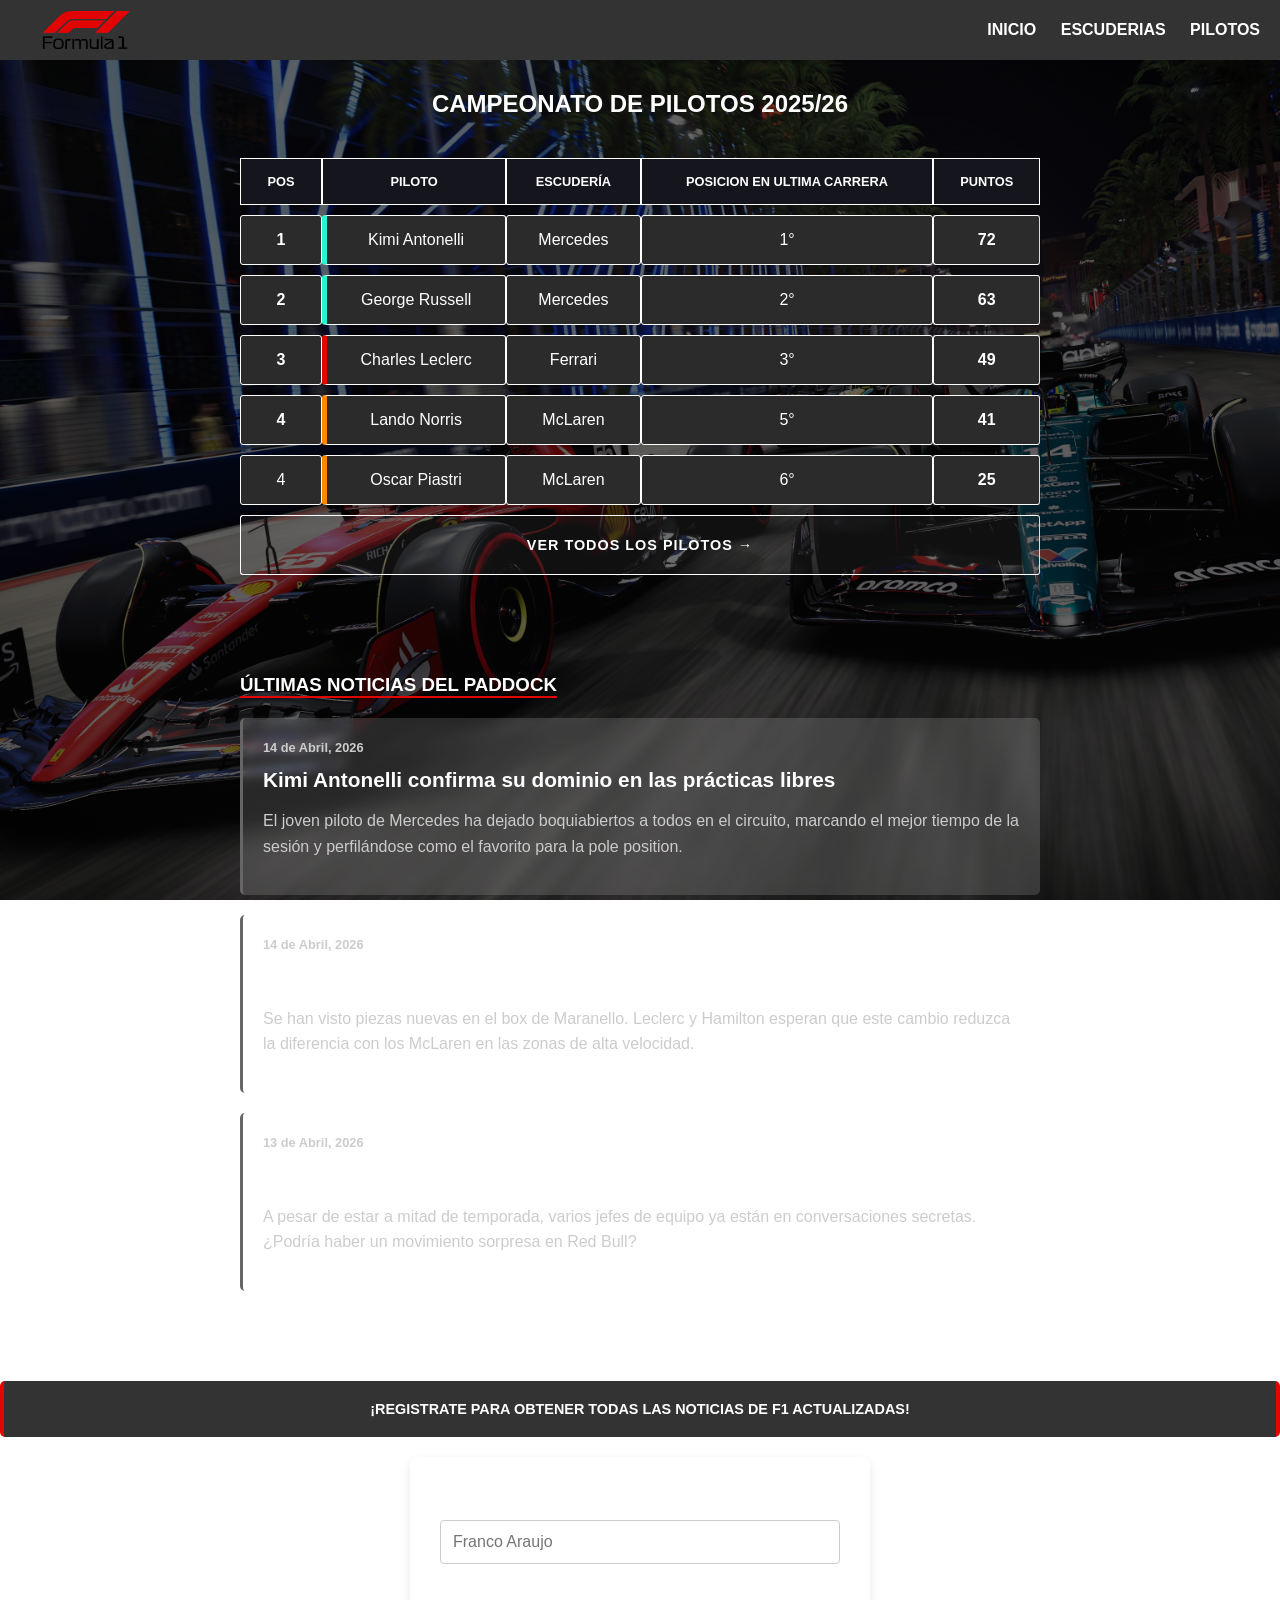
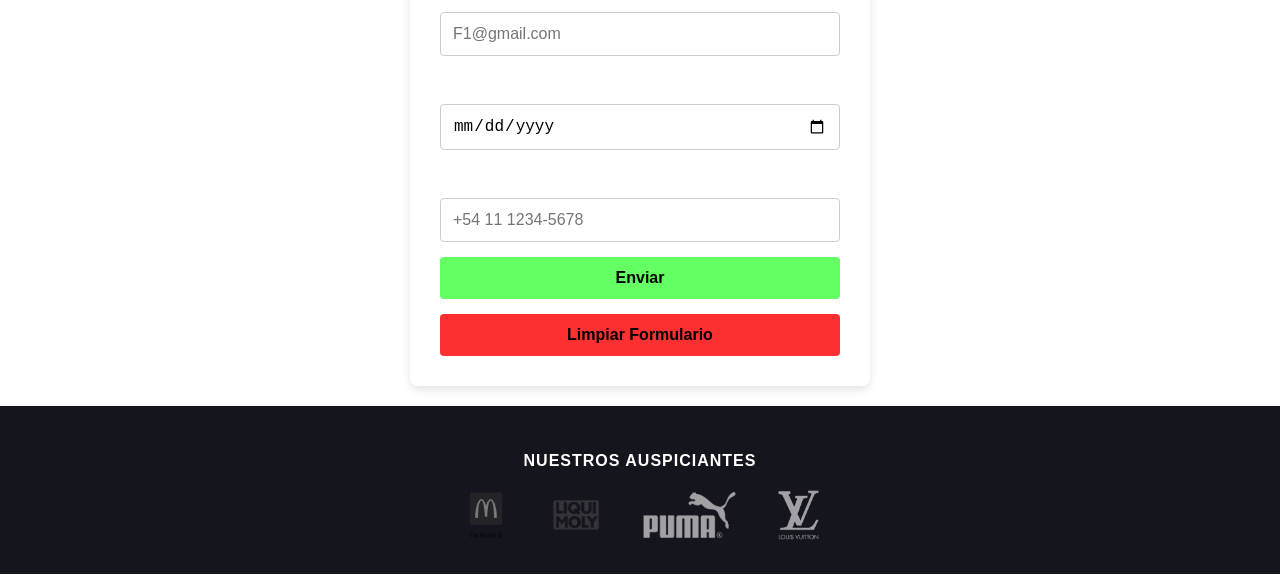
<file: index.html>
<!doctype html>
<html lang="es"> <head>
    <title>Formula 1</title>
    <meta charset="utf-8" />
    <meta name="viewport" content="width=device-width, initial-scale=1" />
    <link rel="stylesheet" href="./CSS/style.css" />
  </head>
  <body> 
    <header class="navbarx"> 
      <h1><a href="./index.html"><img src="./img/F1_logo_mini.webp" alt="Logo Formula 1"></a></h1>
      <nav class="topnav">
        <a href="index.html">Inicio</a>
        <a href="escuderias.html">Escuderias</a>
        <a href="pilotos.html">Pilotos</a>
      </nav>
    </header>

    <div class="content">
  <h2 class="table-title">Campeonato de Pilotos 2025/26</h2>
  <table class="f1-table">
    <thead>
      <tr>
        <th>Pos</th>
        <th>Piloto</th>
        <th>Escudería</th>
        <th>Posicion en ultima carrera</th>
        <th>Puntos</th>
      </tr>
    </thead>
    <tbody>
      <tr >
        <td class="pos">1</td>
        <td class="mercedes-tabla">Kimi Antonelli</td>
        <td>Mercedes</td>
        <td>1°</td>
        <td class="pts">72</td>
      </tr>
      <tr >
        <td class="pos">2</td>
        <td class="mercedes-tabla">George Russell</td>
        <td>Mercedes</td>
        <td>2°</td>
        <td class="pts">63</td>
      </tr>
      <tr >
        <td class="pos">3</td>
        <td class="ferrari-tabla">Charles Leclerc</td>
        <td>Ferrari</td>
        <td>3°</td>
        <td class="pts">49</td>
      </tr>
      <tr >
        <td class="pos">4</td>
        <td class="mclaren-tabla">Lando Norris</td>
        <td>McLaren</td>
        <td>5°</td>
        <td class="pts">41</td>
      </tr>
      <tr >
        <td>4</td>
        <td class="mclaren-tabla">Oscar Piastri</td>
        <td>McLaren</td>
        <td>6°</td>
        <td class="pts">25</td>
      </tr>
      
    <tr class="view-more-row">
        <td colspan="5">
          <a href="pilotos.html" class="view-more-link">Ver todos los pilotos →</a>
        </td>
      </tr>
    </tbody>
  </table>
</div>
<section class="news-section">
    <h3>Últimas Noticias del Paddock</h3>
    
    <article class="news-card">
        <p class="news-date">14 de Abril, 2026</p>
        <h4>Kimi Antonelli confirma su dominio en las prácticas libres</h4>
        <p>El joven piloto de Mercedes ha dejado boquiabiertos a todos en el circuito, marcando el mejor tiempo de la sesión y perfilándose como el favorito para la pole position.</p>
    </article>

    <article class="news-card">
        <p class="news-date">14 de Abril, 2026</p>
        <h4>Rumores en Ferrari: ¿Nuevas mejoras en el fondo plano?</h4>
        <p>Se han visto piezas nuevas en el box de Maranello. Leclerc y Hamilton esperan que este cambio reduzca la diferencia con los McLaren en las zonas de alta velocidad.</p>
    </article>

    <article class="news-card">
        <p class="news-date">13 de Abril, 2026</p>
        <h4>El mercado de pases se enciende para 2027</h4>
        <p>A pesar de estar a mitad de temporada, varios jefes de equipo ya están en conversaciones secretas. ¿Podría haber un movimiento sorpresa en Red Bull?</p>
    </article>
</section>

    <div class="content">
      <p>¡Registrate para obtener todas las noticias de F1 actualizadas!</p>

      <form>
        <label for="newsletter">Nombre</label>
        <input type="text" placeholder="Franco Araujo" required name="Nombre" minlength="3">
        <label for="Email">Correo Electrónico</label>
        <input type="email" placeholder="F1@gmail.com" required name="Email">
        <label for="newsletter">Fecha de nacimiento</label>
        <input type="date" name="Fecha">
        <label for="phone">Número de teléfono</label>
        <input type="text" placeholder="+54 11 1234-5678" name="Teléfono">
        <input type="submit" value="Enviar">
        <input type="reset" value="Limpiar Formulario">
      </form>
    </div>
</body>
    <footer class="footer"> 
  <p>Nuestros auspiciantes</p>
  <div class="sponsors-container"> <a href="https://www.mcdonalds.com" target="_blank" class="sponsor-link">
      <img src="./img/mcdonalds-logo-png_seeklogo-514642.webp" alt="Logo MC DONALDS" class="sponsor-logo">
    </a>

    <a href="https://www.liqui-moly.com" target="_blank" class="sponsor-link">
      <img src="./img/liqui-moly-logo.webp" alt="Logo LIQUI MOLY" class="sponsor-logo">
    </a>

    <a href="https://www.puma.com" target="_blank" class="sponsor-link">
      <img src="./img/puma-logo-png.webp" alt="Logo PUMA" class="sponsor-logo">
    </a>

    <a href="https://la.louisvuitton.com/" target="_blank" class="sponsor-link">
      <img src="./img/Louis-Vuitton-Logo-PNG.webp" alt="Logo LOUIS VUITTON" class="sponsor-logo">
    </a>
    
    
  </div>
</footer>
  
</html>
</file>
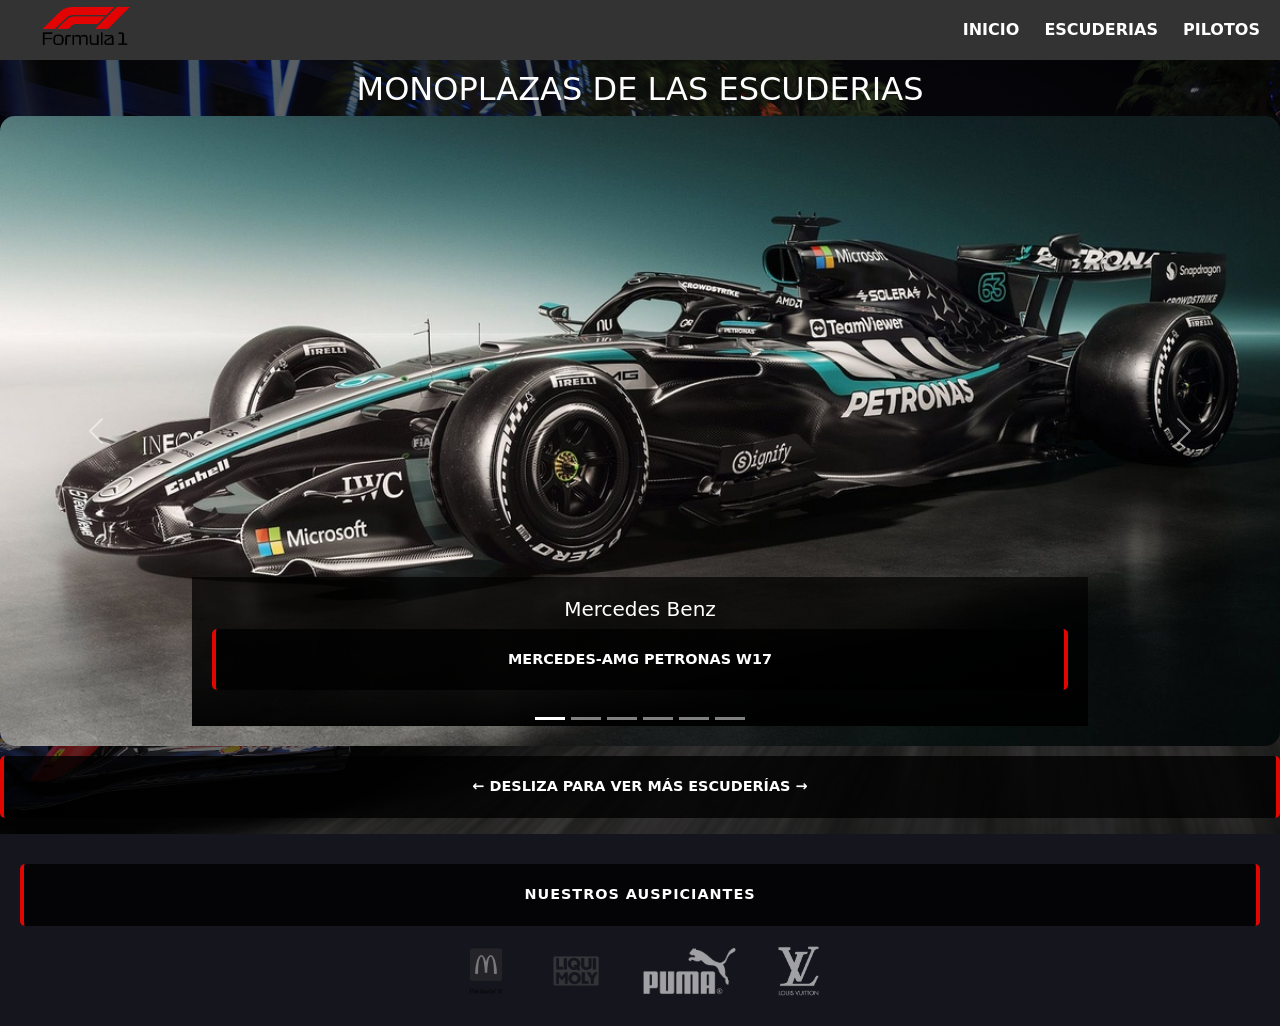
<file: escuderias.html>
<!doctype html>
<html lang="es">
  <head>
    <title>Formula 1</title>
    <meta charset="utf-8" />
    <meta name="viewport" content="width=device-width, initial-scale=1" />
    <link rel="stylesheet" href="./CSS/style.css" />
    <link rel="stylesheet" href="https://cdn.jsdelivr.net/npm/bootstrap@5.3.8/dist/css/bootstrap.min.css"/>
  </head>
  <body alt="Logo Formula 1">
    <header class="navbarx">
      <h1>
        <a href="./index.html"
          ><img src="./img/F1_logo_mini.webp" alt="Logo Formula 1"
        /></a>
      </h1>
      <nav class="topnav">  
        <a href="index.html">Inicio</a>
        <a href="escuderias.html">Escuderias</a>
        <a href="pilotos.html">Pilotos</a>
      </nav>
    </header>
    <body class="content">
      <h1 class="section-title">Monoplazas de las escuderias</h1>


      <div id="carouselExampleCaptions" class="carousel slide">
  <div class="carousel-indicators">
    <button type="button" data-bs-target="#carouselExampleCaptions" data-bs-slide-to="0" class="active" aria-current="true" aria-label="Slide 1"></button>
    <button type="button" data-bs-target="#carouselExampleCaptions" data-bs-slide-to="1" aria-label="Slide 2"></button>
    <button type="button" data-bs-target="#carouselExampleCaptions" data-bs-slide-to="2" aria-label="Slide 3"></button>
    <button type="button" data-bs-target="#carouselExampleCaptions" data-bs-slide-to="3" aria-label="Slide 4"></button>
    <button type="button" data-bs-target="#carouselExampleCaptions" data-bs-slide-to="4" aria-label="Slide 5"></button>
    <button type="button" data-bs-target="#carouselExampleCaptions" data-bs-slide-to="5" aria-label="Slide 6"></button>
  </div>
  <div class="carousel-inner">
    <div class="carousel-item active">
      <img src="./img/monoplaza_mercedes.avif" class="d-block w-100" alt="Mercedes-AMG Petronas W17">
      <div class="carousel-caption d-none d-md-block">
        <h5>Mercedes Benz</h5>
        <p>Mercedes-AMG Petronas W17</p>
      </div>
    </div>
    <div class="carousel-item">
      <img src="./img/red-bull.webp" class="d-block w-100" alt="Red Bull Racing RB19">
      <div class="carousel-caption d-none d-md-block">
        <h5>Red Bull</h5>
        <p>Red Bull Racing RB19</p>
      </div>
    </div>
    <div class="carousel-item">
      <img src="./img/cadillac.png" class="d-block w-100" alt="Cadillac F1 Team C7">
      <div class="carousel-caption d-none d-md-block">
        <h5>Cadillac</h5>
        <p>Cadillac F1 Team C7</p>
      </div>
    </div>
    <div class="carousel-item">
      <img src="./img/Gemini_Generated_Image_rrp50errp50errp5 (1).png" class="d-block w-100" alt="Alpine F1 Team A526">
      <div class="carousel-caption d-none d-md-block">
        <h5>Alpine</h5>
        <p>Alpine F1 Team A526</p>
      </div>
    </div>
    <div class="carousel-item">
      <img src="./img/mclaren.png" class="d-block w-100" alt="McLaren F1 Team MCL40">
      <div class="carousel-caption d-none d-md-block">
        <h5>McLaren</h5>
        <p>McLaren F1 Team MCL40</p>
      </div>
    </div>
    <div class="carousel-item">
      <img src="./img/ferrari-monoplaza.png" class="d-block w-100" alt="Ferrari F1 Team SF70H">
      <div class="carousel-caption d-none d-md-block">
        <h5>Ferrari</h5>
        <p>Ferrari F1 Team SF70H</p>
      </div>
    </div>
  </div>
  <button class="carousel-control-prev" type="button" data-bs-target="#carouselExampleCaptions" data-bs-slide="prev">
    <span class="carousel-control-prev-icon" aria-hidden="true"></span>
    <span class="visually-hidden">Previous</span>
  </button>
  <button class="carousel-control-next" type="button" data-bs-target="#carouselExampleCaptions" data-bs-slide="next">
    <span class="carousel-control-next-icon" aria-hidden="true"></span>
    <span class="visually-hidden">Next</span>
  </button>
</div>
<p class="instruction">← Desliza para ver más escuderías →</p>

      
      <script src="https://cdn.jsdelivr.net/npm/bootstrap@5.3.8/dist/js/bootstrap.bundle.min.js"></script>
    </body>
    <footer class="footer">
      <p>Nuestros auspiciantes</p>
      <div class="sponsors-container">
        <a
          href="https://www.mcdonalds.com"
          target="_blank"
          class="sponsor-link"
        >
          <img
            src="./img/mcdonalds-logo-png_seeklogo-514642.webp"
            alt="Logo MC DONALDS"
            class="sponsor-logo"
          />
        </a>

        <a
          href="https://www.liqui-moly.com"
          target="_blank"
          class="sponsor-link"
        >
          <img
            src="./img/liqui-moly-logo.webp"
            alt="Logo LIQUI MOLY"
            class="sponsor-logo"
          />
        </a>

        <a href="https://www.puma.com" target="_blank" class="sponsor-link">
          <img
            src="./img/puma-logo-png.webp"
            alt="Logo PUMA"
            class="sponsor-logo"
          />
        </a>

        <a
          href="https://la.louisvuitton.com/"
          target="_blank"
          class="sponsor-link"
        >
          <img
            src="./img/Louis-Vuitton-Logo-PNG.webp"
            alt="Logo LOUIS VUITTON"
            class="sponsor-logo"
          />
        </a>
      </div>
    </footer>
  </body>
</html>
</file>
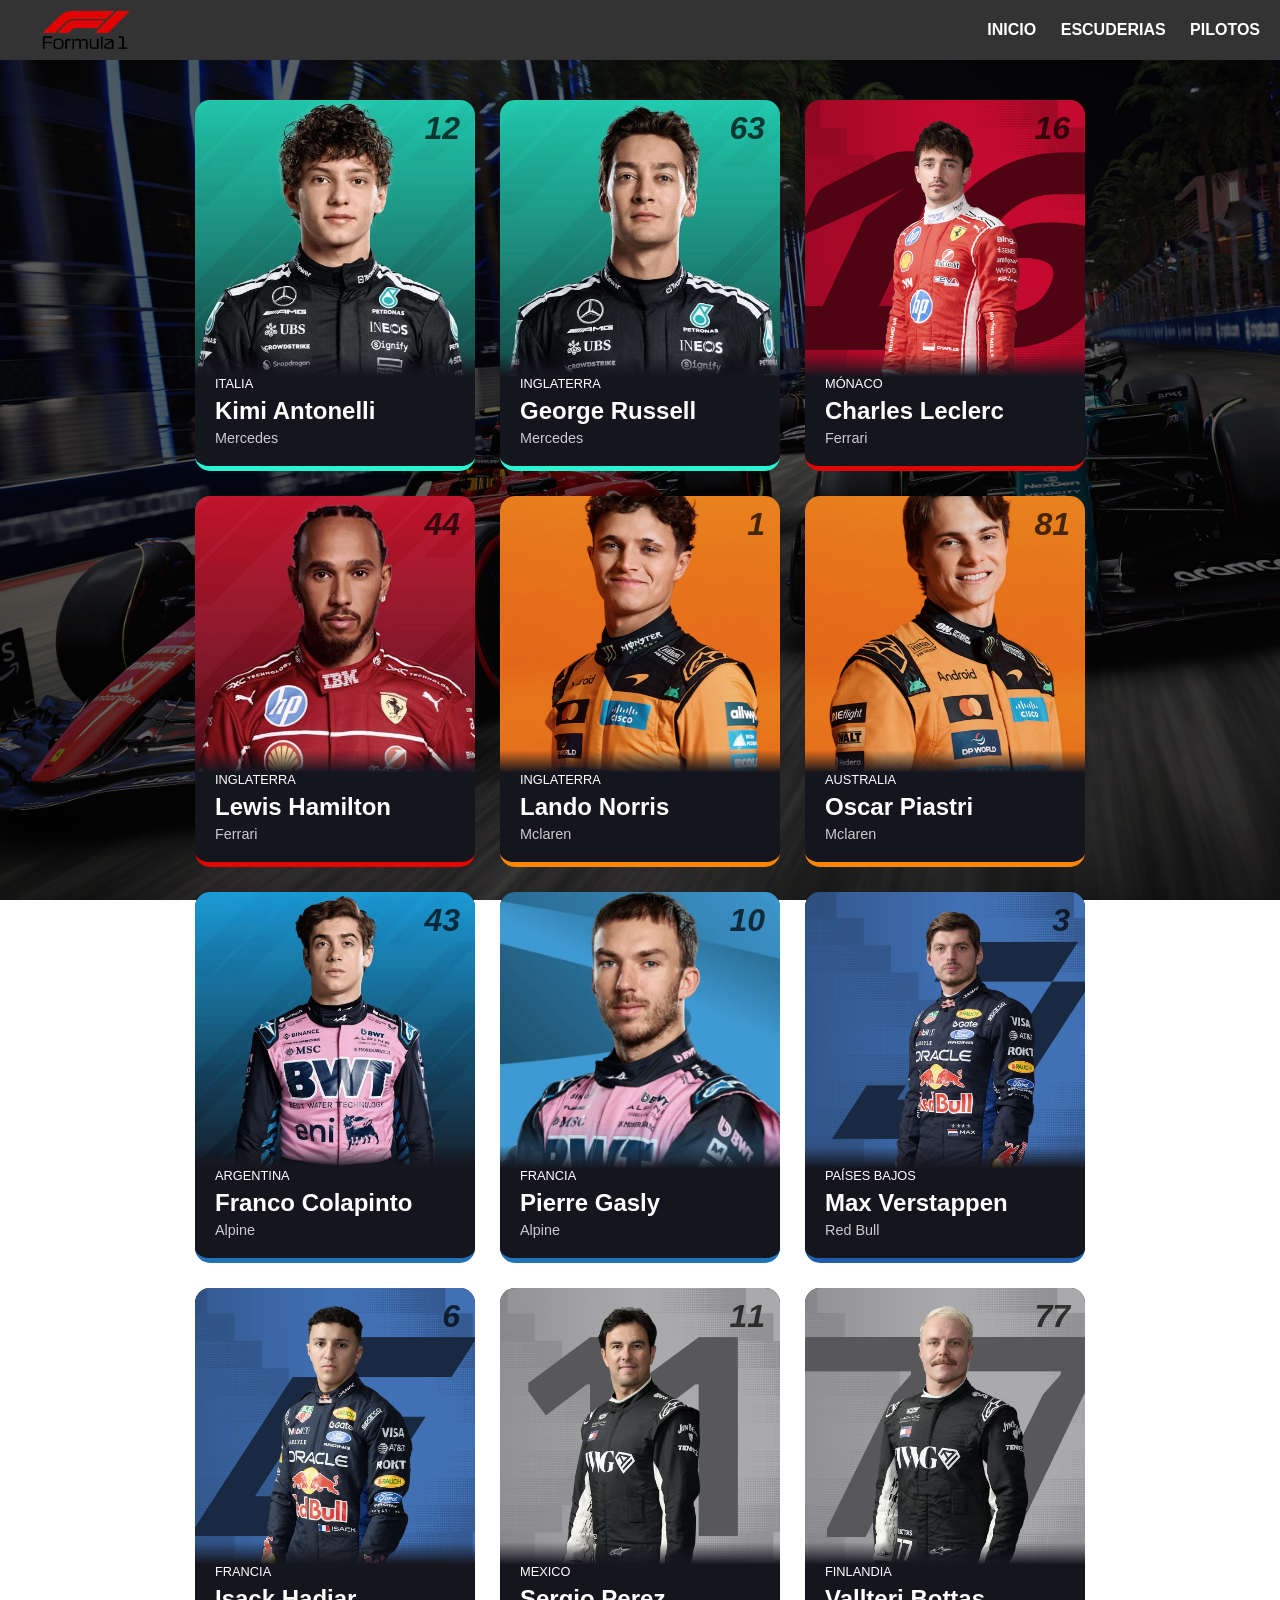
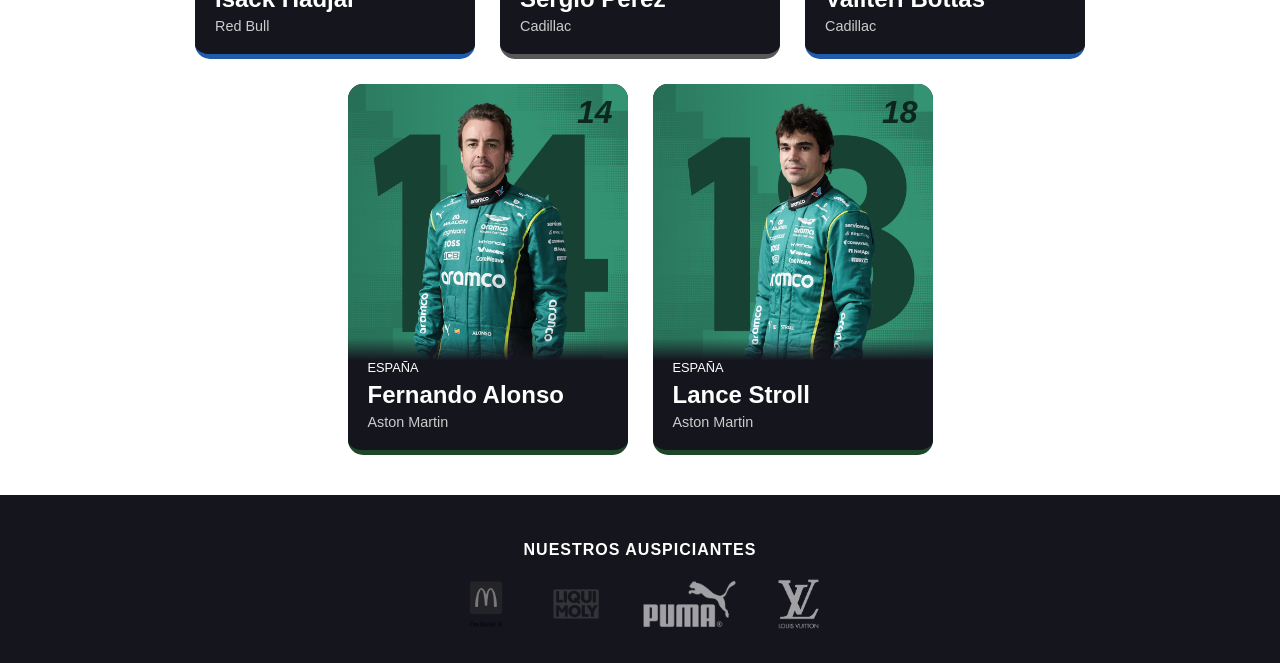
<file: pilotos.html>
<!doctype html>
<html lang="es"> <head>
    <title>Formula 1</title>
    <meta charset="utf-8" />
    <meta name="viewport" content="width=device-width, initial-scale=1" />
    <link rel="stylesheet" href="./CSS/style.css" />
  </head>
  <body alt="Logo Formula 1"> 
    <header class="navbarx"> 
      <h1><a href="./index.html"><img src="./img/F1_logo_mini.webp" alt="Logo Formula 1"></a></h1>
      <nav class="topnav">
        <a href="index.html">Inicio</a>
        <a href="escuderias.html">Escuderias</a>
        <a href="pilotos.html">Pilotos</a>
      </nav>
    </header>

    <div class="pilots-container">
    <article class="pilot-card mercedes">
        <div class="pilot-number">12</div>
        <img src="./img/kimi_antonelli.png" alt="Kimi Antonelli" class="pilot-img">
        <div class="pilot-info">
            <span class="pilot-country"> Italia</span>
            <h4>Kimi Antonelli</h4>
            <p class="pilot-team">Mercedes</p>
        </div>
    </article>

    <article class="pilot-card mercedes">
        <div class="pilot-number">63</div>
        <img src="./img/george_russel.png" alt="George Russell" class="pilot-img">
        <div class="pilot-info">
            <span class="pilot-country"> Inglaterra</span>
            <h4>George Russell</h4>
            <p class="pilot-team">Mercedes</p>
        </div>
    </article>

    <article class="pilot-card ferrari">
        <div class="pilot-number">16</div>
        <img src="./img/Leclerc.webp" alt="Charles Leclerc" class="pilot-img">
        <div class="pilot-info">
            <span class="pilot-country"> Mónaco</span>
            <h4>Charles Leclerc</h4>
            <p class="pilot-team">Ferrari</p>
        </div>
    </article>

    
    <article class="pilot-card ferrari">
        <div class="pilot-number">44</div>
        <img src="./img/lewis_hamilton.png" alt="Lewis Hamilton" class="pilot-img">
        <div class="pilot-info">
            <span class="pilot-country"> Inglaterra</span>
            <h4>Lewis Hamilton</h4>
            <p class="pilot-team">Ferrari</p>
        </div>
    </article>

<article class="pilot-card mclaren">
        <div class="pilot-number">1</div>
        <img src="./img/Lando_norris.webp" alt="Lando Norris" class="pilot-img">
        <div class="pilot-info">
            <span class="pilot-country"> Inglaterra</span>
            <h4>Lando Norris</h4>
            <p class="pilot-team">Mclaren</p>
        </div>
    </article>

    <article class="pilot-card mclaren">
        <div class="pilot-number">81</div>
        <img src="./img/oscar_piastri.webp" alt="Oscar Piastri" class="pilot-img">
        <div class="pilot-info">
            <span class="pilot-country">Australia</span>
            <h4>Oscar Piastri</h4>
            <p class="pilot-team">Mclaren</p>
        </div>
    </article>

    <article class="pilot-card alpine">
        <div class="pilot-number">43</div>
        <img src="./img/franco-colapinto.webp" alt="Franco Colapinto" class="pilot-img">
        <div class="pilot-info">
            <span class="pilot-country">Argentina</span>
            <h4>Franco Colapinto</h4>
            <p class="pilot-team">Alpine</p>
        </div>
    </article>
    
    <article class="pilot-card alpine">
        <div class="pilot-number">10</div>
        <img src="./img/gasly.webp" alt="Pierre Gasly" class="pilot-img">
        <div class="pilot-info">
            <span class="pilot-country">Francia</span>
            <h4>Pierre Gasly</h4>
            <p class="pilot-team">Alpine</p>
        </div>
    </article>

    <article class="pilot-card redbull">
        <div class="pilot-number">3</div>
        <img src="./img/verstappen.PNG" alt="Max Verstappen" class="pilot-img">
        <div class="pilot-info">
            <span class="pilot-country">Países Bajos</span>
            <h4>Max Verstappen</h4>
            <p class="pilot-team">Red Bull</p>
        </div>
    </article>

    <article class="pilot-card redbull">
        <div class="pilot-number">6</div>
        <img src="./img/hadjar.PNG" alt="Isack Hadjar" class="pilot-img">
        <div class="pilot-info">
            <span class="pilot-country">Francia</span>
            <h4>Isack Hadjar</h4>
            <p class="pilot-team">Red Bull</p>
        </div>
    </article>

    <article class="pilot-card cadillac">
        <div class="pilot-number">11</div>
        <img src="./img/checo-perez.PNG" alt="Sergio Perez" class="pilot-img">
        <div class="pilot-info">
            <span class="pilot-country">Mexico</span>
            <h4>Sergio Perez</h4>
            <p class="pilot-team">Cadillac</p>
        </div>
    </article>

    <article class="pilot-card redbull">
        <div class="pilot-number">77</div>
        <img src="./img/bottas.PNG" alt="Vallteri Bottas" class="pilot-img">
        <div class="pilot-info">
            <span class="pilot-country">Finlandia</span>
            <h4>Vallteri Bottas</h4>
            <p class="pilot-team">Cadillac</p>
        </div>
    </article>

    <article class="pilot-card astonmartin">
        <div class="pilot-number">14</div>
        <img src="./img/fernando-alonso.PNG" alt="Fernando Alonso" class="pilot-img">
        <div class="pilot-info">
            <span class="pilot-country">España</span>
            <h4>Fernando Alonso</h4>
            <p class="pilot-team">Aston Martin</p>
        </div>
    </article>

    <article class="pilot-card astonmartin">
        <div class="pilot-number">18</div>
        <img src="./img/stroll.PNG" alt="Lance Stroll" class="pilot-img">
        <div class="pilot-info">
            <span class="pilot-country">España</span>
            <h4>Lance Stroll</h4>
            <p class="pilot-team">Aston Martin</p>
        </div>
    </article>
    </div>
    
    
    <footer class="footer"> 
  <p>Nuestros auspiciantes</p>
  <div class="sponsors-container"> <a href="https://www.mcdonalds.com" target="_blank" class="sponsor-link">
      <img src="./img/mcdonalds-logo-png_seeklogo-514642.webp" alt="Logo MC DONALDS" class="sponsor-logo">
    </a>

    <a href="https://www.liqui-moly.com" target="_blank" class="sponsor-link">
      <img src="./img/liqui-moly-logo.webp" alt="Logo LIQUI MOLY" class="sponsor-logo">
    </a>

    <a href="https://www.puma.com" target="_blank" class="sponsor-link">
      <img src="./img/puma-logo-png.webp" alt="Logo PUMA" class="sponsor-logo">
    </a>

    <a href="https://la.louisvuitton.com/" target="_blank" class="sponsor-link">
      <img src="./img/Louis-Vuitton-Logo-PNG.webp" alt="Logo LOUIS VUITTON" class="sponsor-logo">
    </a>
    

  </div>
</footer>
</file>
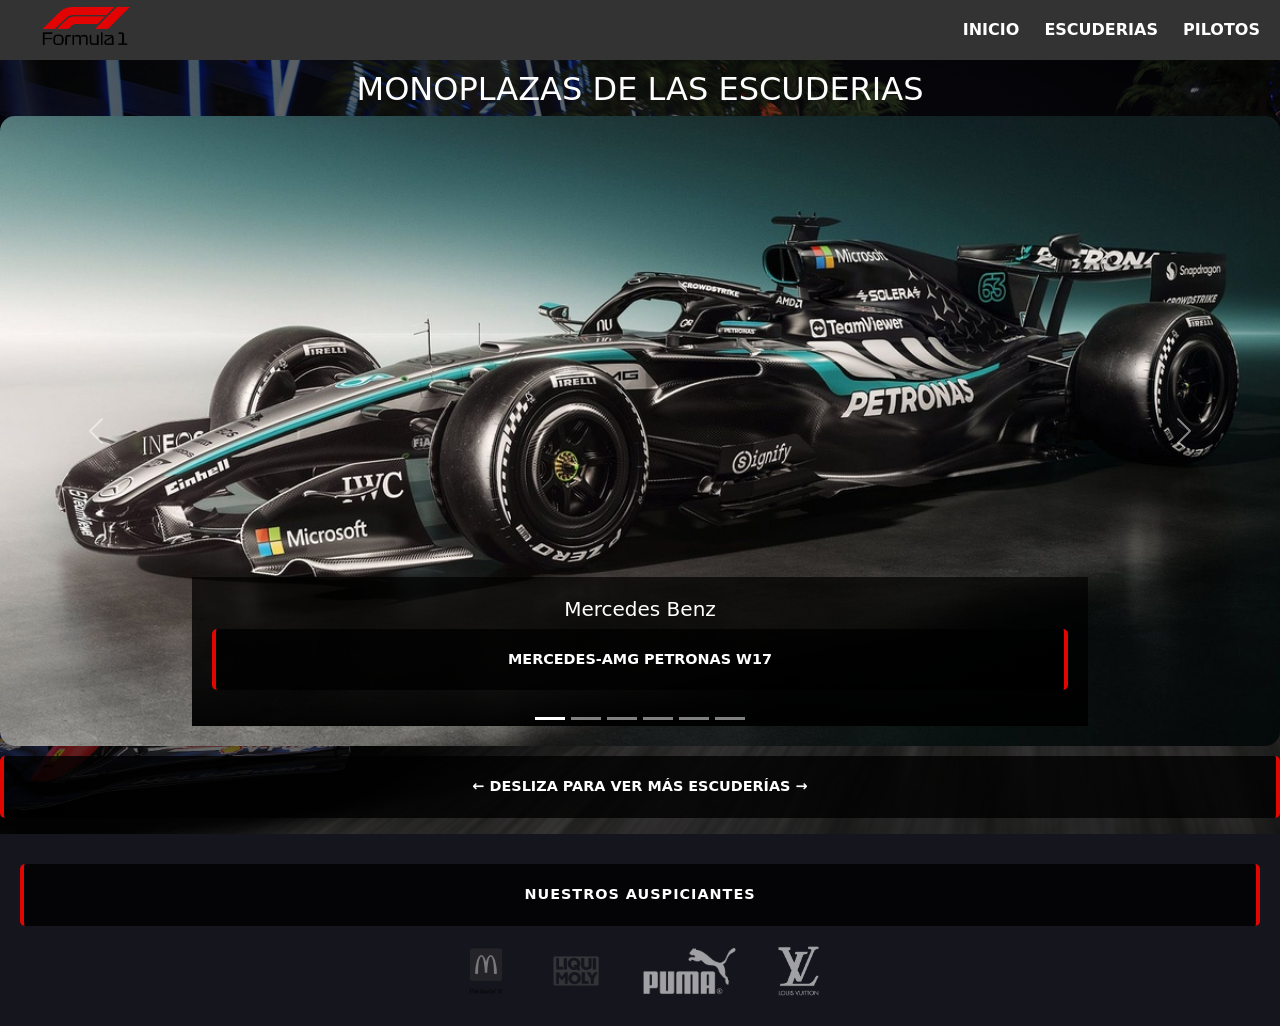
<file: HTML/escuderias.html>
<!doctype html>
<html lang="es">
  <head>
    <title>Formula 1</title>
    <meta charset="utf-8" />
    <meta name="viewport" content="width=device-width, initial-scale=1" />
    <link rel="stylesheet" href="../CSS/style.css" />
    <link rel="stylesheet" href="https://cdn.jsdelivr.net/npm/bootstrap@5.3.8/dist/css/bootstrap.min.css"/>
  </head>
  <body alt="Logo Formula 1">
    <header class="navbarx">
      <h1>
        <a href="./index.html"
          ><img src="../img/F1_logo_mini.webp" alt="Logo Formula 1"
        /></a>
      </h1>
      <nav class="topnav">  
        <a href="index.html">Inicio</a>
        <a href="escuderias.html">Escuderias</a>
        <a href="pilotos.html">Pilotos</a>
      </nav>
    </header>
    <body class="content">
      <h1 class="section-title">Monoplazas de las escuderias</h1>


      <div id="carouselExampleCaptions" class="carousel slide">
  <div class="carousel-indicators">
    <button type="button" data-bs-target="#carouselExampleCaptions" data-bs-slide-to="0" class="active" aria-current="true" aria-label="Slide 1"></button>
    <button type="button" data-bs-target="#carouselExampleCaptions" data-bs-slide-to="1" aria-label="Slide 2"></button>
    <button type="button" data-bs-target="#carouselExampleCaptions" data-bs-slide-to="2" aria-label="Slide 3"></button>
    <button type="button" data-bs-target="#carouselExampleCaptions" data-bs-slide-to="3" aria-label="Slide 4"></button>
    <button type="button" data-bs-target="#carouselExampleCaptions" data-bs-slide-to="4" aria-label="Slide 5"></button>
    <button type="button" data-bs-target="#carouselExampleCaptions" data-bs-slide-to="5" aria-label="Slide 6"></button>
  </div>
  <div class="carousel-inner">
    <div class="carousel-item active">
      <img src="../img/monoplaza_mercedes.avif" class="d-block w-100" alt="Mercedes-AMG Petronas W17">
      <div class="carousel-caption d-none d-md-block">
        <h5>Mercedes Benz</h5>
        <p>Mercedes-AMG Petronas W17</p>
      </div>
    </div>
    <div class="carousel-item">
      <img src="../img/red-bull.webp" class="d-block w-100" alt="Red Bull Racing RB19">
      <div class="carousel-caption d-none d-md-block">
        <h5>Red Bull</h5>
        <p>Red Bull Racing RB19</p>
      </div>
    </div>
    <div class="carousel-item">
      <img src="../img/cadillac.png" class="d-block w-100" alt="Cadillac F1 Team C7">
      <div class="carousel-caption d-none d-md-block">
        <h5>Cadillac</h5>
        <p>Cadillac F1 Team C7</p>
      </div>
    </div>
    <div class="carousel-item">
      <img src="../img/alpine.png" class="d-block w-100" alt="Alpine F1 Team A526">
      <div class="carousel-caption d-none d-md-block">
        <h5>Alpine</h5>
        <p>Alpine F1 Team A526</p>
      </div>
    </div>
    <div class="carousel-item">
      <img src="../img/mclaren.png" class="d-block w-100" alt="McLaren F1 Team MCL40">
      <div class="carousel-caption d-none d-md-block">
        <h5>McLaren</h5>
        <p>McLaren F1 Team MCL40</p>
      </div>
    </div>
    <div class="carousel-item">
      <img src="../img/ferrari-monoplaza.png" class="d-block w-100" alt="Ferrari F1 Team SF70H">
      <div class="carousel-caption d-none d-md-block">
        <h5>Ferrari</h5>
        <p>Ferrari F1 Team SF70H</p>
      </div>
    </div>
  </div>
  <button class="carousel-control-prev" type="button" data-bs-target="#carouselExampleCaptions" data-bs-slide="prev">
    <span class="carousel-control-prev-icon" aria-hidden="true"></span>
    <span class="visually-hidden">Previous</span>
  </button>
  <button class="carousel-control-next" type="button" data-bs-target="#carouselExampleCaptions" data-bs-slide="next">
    <span class="carousel-control-next-icon" aria-hidden="true"></span>
    <span class="visually-hidden">Next</span>
  </button>
</div>
<p class="instruction">← Desliza para ver más escuderías →</p>

      
      <script src="https://cdn.jsdelivr.net/npm/bootstrap@5.3.8/dist/js/bootstrap.bundle.min.js"></script>
    </body>
    <footer class="footer">
      <p>Nuestros auspiciantes</p>
      <div class="sponsors-container">
        <a
          href="https://www.mcdonalds.com"
          target="_blank"
          class="sponsor-link"
        >
          <img
            src="../img/mcdonalds-logo-png_seeklogo-514642.webp"
            alt="Logo MC DONALDS"
            class="sponsor-logo"
          />
        </a>

        <a
          href="https://www.liqui-moly.com"
          target="_blank"
          class="sponsor-link"
        >
          <img
            src="../img/liqui-moly-logo.webp"
            alt="Logo LIQUI MOLY"
            class="sponsor-logo"
          />
        </a>

        <a href="https://www.puma.com" target="_blank" class="sponsor-link">
          <img
            src="../img/puma-logo-png.webp"
            alt="Logo PUMA"
            class="sponsor-logo"
          />
        </a>

        <a
          href="https://la.louisvuitton.com/"
          target="_blank"
          class="sponsor-link"
        >
          <img
            src="../img/Louis-Vuitton-Logo-PNG.webp"
            alt="Logo LOUIS VUITTON"
            class="sponsor-logo"
          />
        </a>
      </div>
    </footer>
  </body>
</html>
</file>
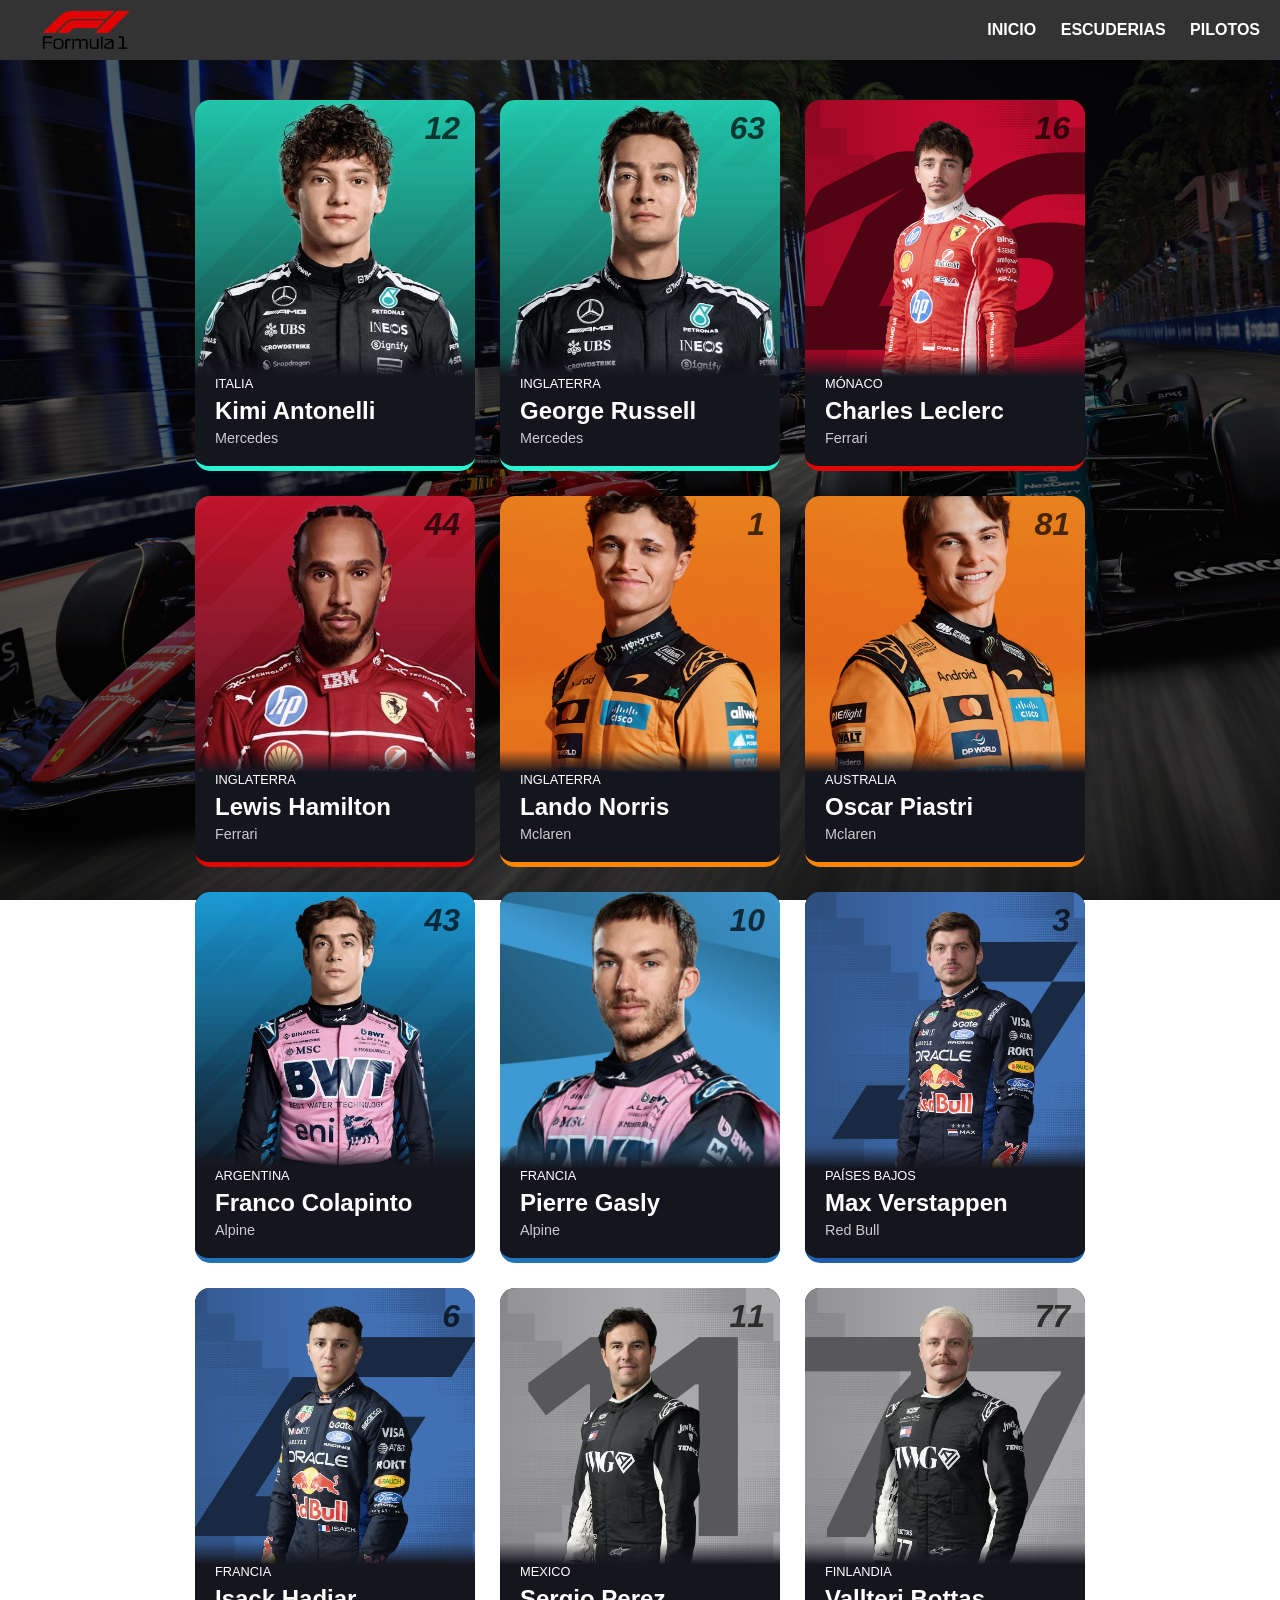
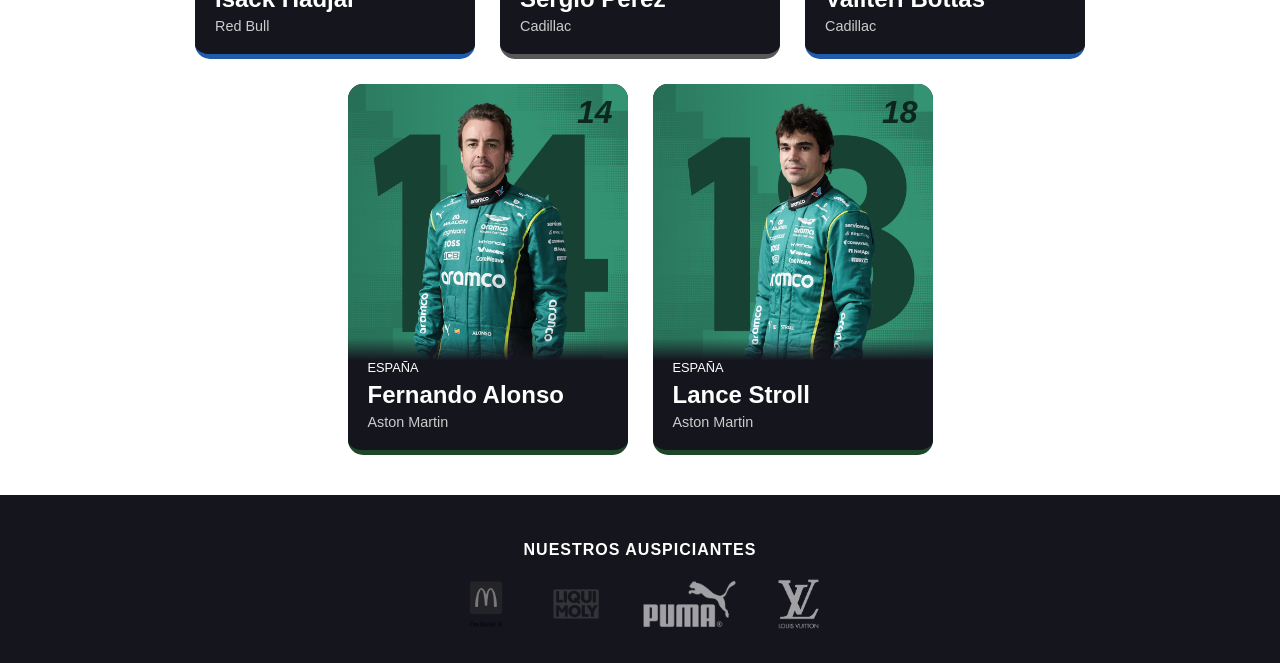
<file: HTML/pilotos.html>
<!doctype html>
<html lang="es"> <head>
    <title>Formula 1</title>
    <meta charset="utf-8" />
    <meta name="viewport" content="width=device-width, initial-scale=1" />
    <link rel="stylesheet" href="../CSS/style.css" />
  </head>
  <body alt="Logo Formula 1"> 
    <header class="navbarx"> 
      <h1><a href="./index.html"><img src="../img/F1_logo_mini.webp" alt="Logo Formula 1"></a></h1>
      <nav class="topnav">
        <a href="index.html">Inicio</a>
        <a href="escuderias.html">Escuderias</a>
        <a href="pilotos.html">Pilotos</a>
      </nav>
    </header>

    <div class="pilots-container">
    <article class="pilot-card mercedes">
        <div class="pilot-number">12</div>
        <img src="../img/kimi_antonelli.png" alt="Kimi Antonelli" class="pilot-img">
        <div class="pilot-info">
            <span class="pilot-country"> Italia</span>
            <h4>Kimi Antonelli</h4>
            <p class="pilot-team">Mercedes</p>
        </div>
    </article>

    <article class="pilot-card mercedes">
        <div class="pilot-number">63</div>
        <img src="../img/george_russel.png" alt="George Russell" class="pilot-img">
        <div class="pilot-info">
            <span class="pilot-country"> Inglaterra</span>
            <h4>George Russell</h4>
            <p class="pilot-team">Mercedes</p>
        </div>
    </article>

    <article class="pilot-card ferrari">
        <div class="pilot-number">16</div>
        <img src="../img/Leclerc.webp" alt="Charles Leclerc" class="pilot-img">
        <div class="pilot-info">
            <span class="pilot-country"> Mónaco</span>
            <h4>Charles Leclerc</h4>
            <p class="pilot-team">Ferrari</p>
        </div>
    </article>

    
    <article class="pilot-card ferrari">
        <div class="pilot-number">44</div>
        <img src="../img/lewis_hamilton.png" alt="Lewis Hamilton" class="pilot-img">
        <div class="pilot-info">
            <span class="pilot-country"> Inglaterra</span>
            <h4>Lewis Hamilton</h4>
            <p class="pilot-team">Ferrari</p>
        </div>
    </article>

<article class="pilot-card mclaren">
        <div class="pilot-number">1</div>
        <img src="../img/Lando_norris.webp" alt="Lando Norris" class="pilot-img">
        <div class="pilot-info">
            <span class="pilot-country"> Inglaterra</span>
            <h4>Lando Norris</h4>
            <p class="pilot-team">Mclaren</p>
        </div>
    </article>

    <article class="pilot-card mclaren">
        <div class="pilot-number">81</div>
        <img src="../img/oscar_piastri.webp" alt="Oscar Piastri" class="pilot-img">
        <div class="pilot-info">
            <span class="pilot-country">Australia</span>
            <h4>Oscar Piastri</h4>
            <p class="pilot-team">Mclaren</p>
        </div>
    </article>

    <article class="pilot-card alpine">
        <div class="pilot-number">43</div>
        <img src="../img/franco-colapinto.webp" alt="Franco Colapinto" class="pilot-img">
        <div class="pilot-info">
            <span class="pilot-country">Argentina</span>
            <h4>Franco Colapinto</h4>
            <p class="pilot-team">Alpine</p>
        </div>
    </article>
    
    <article class="pilot-card alpine">
        <div class="pilot-number">10</div>
        <img src="../img/gasly.webp" alt="Pierre Gasly" class="pilot-img">
        <div class="pilot-info">
            <span class="pilot-country">Francia</span>
            <h4>Pierre Gasly</h4>
            <p class="pilot-team">Alpine</p>
        </div>
    </article>

    <article class="pilot-card redbull">
        <div class="pilot-number">3</div>
        <img src="../img/verstappen.PNG" alt="Max Verstappen" class="pilot-img">
        <div class="pilot-info">
            <span class="pilot-country">Países Bajos</span>
            <h4>Max Verstappen</h4>
            <p class="pilot-team">Red Bull</p>
        </div>
    </article>

    <article class="pilot-card redbull">
        <div class="pilot-number">6</div>
        <img src="../img/hadjar.PNG" alt="Isack Hadjar" class="pilot-img">
        <div class="pilot-info">
            <span class="pilot-country">Francia</span>
            <h4>Isack Hadjar</h4>
            <p class="pilot-team">Red Bull</p>
        </div>
    </article>

    <article class="pilot-card cadillac">
        <div class="pilot-number">11</div>
        <img src="../img/checo-perez.PNG" alt="Sergio Perez" class="pilot-img">
        <div class="pilot-info">
            <span class="pilot-country">Mexico</span>
            <h4>Sergio Perez</h4>
            <p class="pilot-team">Cadillac</p>
        </div>
    </article>

    <article class="pilot-card redbull">
        <div class="pilot-number">77</div>
        <img src="../img/bottas.PNG" alt="Vallteri Bottas" class="pilot-img">
        <div class="pilot-info">
            <span class="pilot-country">Finlandia</span>
            <h4>Vallteri Bottas</h4>
            <p class="pilot-team">Cadillac</p>
        </div>
    </article>

    <article class="pilot-card astonmartin">
        <div class="pilot-number">14</div>
        <img src="../img/fernando-alonso.PNG" alt="Fernando Alonso" class="pilot-img">
        <div class="pilot-info">
            <span class="pilot-country">España</span>
            <h4>Fernando Alonso</h4>
            <p class="pilot-team">Aston Martin</p>
        </div>
    </article>

    <article class="pilot-card astonmartin">
        <div class="pilot-number">18</div>
        <img src="../img/stroll.PNG" alt="Lance Stroll" class="pilot-img">
        <div class="pilot-info">
            <span class="pilot-country">España</span>
            <h4>Lance Stroll</h4>
            <p class="pilot-team">Aston Martin</p>
        </div>
    </article>
    </div>
    
    
    <footer class="footer"> 
  <p>Nuestros auspiciantes</p>
  <div class="sponsors-container"> <a href="https://www.mcdonalds.com" target="_blank" class="sponsor-link">
      <img src="../img/mcdonalds-logo-png_seeklogo-514642.webp" alt="Logo MC DONALDS" class="sponsor-logo">
    </a>

    <a href="https://www.liqui-moly.com" target="_blank" class="sponsor-link">
      <img src="../img/liqui-moly-logo.webp" alt="Logo LIQUI MOLY" class="sponsor-logo">
    </a>

    <a href="https://www.puma.com" target="_blank" class="sponsor-link">
      <img src="../img/puma-logo-png.webp" alt="Logo PUMA" class="sponsor-logo">
    </a>

    <a href="https://la.louisvuitton.com/" target="_blank" class="sponsor-link">
      <img src="../img/Louis-Vuitton-Logo-PNG.webp" alt="Logo LOUIS VUITTON" class="sponsor-logo">
    </a>
    

  </div>
</footer>
</file>
<file: CSS/style.css>
.navbarx {
    display: flex;
    height: 60px;  
    justify-content: space-between; /* Empuja el logo a un extremo y la nav al otro */
    align-items: center; /* Los centra verticalmente */
    padding: 10px 20px;
    background-color: #333333; 
    color: white;
    position: sticky;  /*para que el nav se quede arriba al scrollear */       
    top: 0;                   /* Se queda pegado justo en el borde superior */
    z-index: 1000;            /* Asegura que pase por ENCIMA de las fotos y tablas */
    box-sizing: border-box;
    margin: auto;
}

/* Ajustamos el tamaño del logo para que quepa en el nav más chico */
.navbarx img {
    height: 100px;             
    width: auto;
    display: block;
}

/* El Menú de Navegación */
.topnav a {
    color: white;        
    text-decoration: none;     /* Quita el subrayado de los links */
    margin-left: 20px;         /* Separa los links entre sí */
    font-weight: bold;
    text-transform: uppercase;
    transition: 0.3s;          /* Para que el cambio de color sea suave */
}

/* Efecto al pasar el mouse (Hover) */
.topnav a:hover {
    color: #e10600;            /* Rojo al pasar el mouse */
}


/* Contenedor y Título */
.table-title {
    text-align: center;
    text-transform: uppercase;
    color: #ffffff;
    font-family: sans-serif;
    margin: 30px 0;
}

/* Estilo Base de la Tabla */
.f1-table {
    width: 90%;
    margin: auto;
}

.f1-table th {
    background-color: #15151e;
    color: white;
    padding: 15px;
    text-transform: uppercase;
    font-size: 0.8rem;
    border: 1px solid #ffffff;
    
}

.f1-table td {
    background-color: rgb(43, 43, 43);
    padding: 15px;
    text-align: center;
    border-radius: 3px;
    border: 1px solid white;
    
}
/* Alineación de datos */
.pos { font-weight: bold; text-align: center; width: 50px; }
.pts { font-weight: bold; text-align: center; }


.mercedes-tabla { border-left: 5px solid #27f4d2 !important;} 
.ferrari-tabla  { border-left: 5px solid #e10600 !important;} 
.mclaren-tabla  { border-left: 5px solid #ff8700 !important;} 
.redbull-tabla  { border-left: 5px solid #3671C6 !important;} 


.f1-table {
    max-width: 800px;
    border-collapse: separate; 
    border-spacing: 0 10px; /* Esto da el efecto de filas separadas */
}

/* 2. En lugar de darle el borde al <tr>, se lo damos a los <td> */
/* Pero solo a los de esa clase específica */

.mercedes-tabla td { border-top: 1px solid #ddd; border-bottom: 1px solid #ddd; }
.mercedes-tabla td:first-child { 
    border-left: 5px solid #27f4d2; 
}

.ferrari-tabla td { border-top: 1px solid #ddd; border-bottom: 1px solid #ddd; }
.ferrari-tabla td:first-child { 
    border-left: 5px solid #e10600; 
}

.mclaren-tabla td { border-top: 1px solid #ddd; border-bottom: 1px solid #ddd; }
.mclaren-tabla td:first-child { 
    border-left: 5px solid #ff8700; 
}

/* 3. Para que el resto de las celdas tengan el borde derecho */
.f1-table td:last-child {
    border-right: 1px solid #ddd;
}
  /* Estilo para la fila de "Ver más" */
.view-more-row td {
    text-align: center;
    padding: 20px !important; /* Le damos más aire */
    background-color: rgba(255, 255, 255, 0.05) !important; /* Un fondo sutil */
}

.view-more-link {
    color: #ffffff;
    text-decoration: none;
    font-weight: bold;
    text-transform: uppercase;
    font-size: 0.9rem;
    letter-spacing: 1px;
    transition: all 0.3s ease;
    display: inline-block;
}

.view-more-link:hover {
    color: rgb(255, 0, 0);
    transform: translateX(15px); /* Pequeño movimiento hacia la derecha */
}

/* Opcional: Quitar el borde de color de la escudería para esta fila */
.view-more-row {
    border-left: none !important;
}

/* Contenedor del formulario */
form {
    background-color: rgba(255, 255, 255, 0.15);
    padding: 30px;
    border-radius: 8px; /* Bordes redondeados */
    box-shadow: 0 4px 10px rgba(0, 0, 0, 0.1); /* Una sombra suave para darle relieve */
    max-width: 400px; /* Evita que el formulario sea gigante */
    margin: 20px auto; /* Lo centra en la pantalla */
    display: flex;
    flex-direction: column; /* Pone un input debajo del otro */
    gap: 15px; /* Crea espacio uniforme entre cada input */
}
form label {
    color: #ffffff;}

/* Estilo para los campos de texto, email y fecha */
input[type="text"],
input[type="email"],
input[type="date"] {
    padding: 12px;
    border: 1px solid #ccc;
    border-radius: 4px;
    font-size: 16px;
    outline: none;
    transition: border-color 0.3s;
}

/* Cambio de color cuando el usuario hace click para escribir */
input:focus {
    border-color: #e10600; /* para indicar que estás escribiendo ahí */
}

/* El botón de enviar */
input[type="submit"] {
    background-color: #63ff63;
    color: rgb(0, 0, 0);
    padding: 12px;
    border: none;
    border-radius: 4px;
    font-weight: bold;
    cursor: pointer; /* Cambia el cursor a una mano */
    transition: background-color 0.3s;
    font-size: 16px;
}
input[type="reset"] {
    background-color: #fc3030;
    color: rgb(0, 0, 0);
    padding: 12px;
    border: none;
    border-radius: 4px;
    font-weight: bold;
    cursor: pointer; /* Cambia el cursor a una mano */
    transition: background-color 0.3s;
    font-size: 16px;
}

/* Efecto al pasar el mouse por el botón */
input[type="submit"]:hover {
    background-color: #35ff23; /* Un rojo más oscuro al presionar */
}
input[type="reset"]:hover {
    background-color: #ff0000; /* Un rojo más oscuro al presionar */
}
body {
    
    background-image: linear-gradient(rgba(0, 0, 0, 0.6), rgba(0, 0, 0, 0.6)), 
                      url(../img/thumb-1920-317664.jpg);
    
    background-size: cover;       /* La imagen cubre toda la pantalla */
    background-position: center;  /* Centra la foto */
    background-attachment: fixed; /* La imagen se queda quieta mientras haces scroll */
    background-repeat: no-repeat;
    margin: 0;
    font-family: Arial, sans-serif;
    color: white; /* Texto blanco para que resalte */
}

/* Estilos para el Footer */
.footer {
    background-color: #15151e; 
    color: white;
    padding: 30px 20px;
    text-align: center;
}

.footer p {
    text-transform: uppercase;
    font-weight: bold;
    margin-bottom: 20px;
    letter-spacing: 1px;
}

/* 1. Contenedor de logos: Alineación con Flexbox */
.sponsors-container {
    display: flex;
    justify-content: center; /* Centra los logos horizontalmente */
    align-items: center;     /* Los centra verticalmente entre ellos */
    gap: 40px;               /* Espacio uniforme entre cada logo */
    flex-wrap: wrap;         /* Si no caben en la pantalla (móvil), se bajan */
}

/* 2. Estilo base de los logos */
.sponsor-logo {
    height: 50px;            /* Controlamos la altura para que sean uniformes */
    width: auto;             /* Mantiene la proporción */
    
    /* Filtro a Blanco y Negro y opacidad baja */
    filter: grayscale(100%); /* Convierte a B&N completo */
    opacity: 0.6;            /* Lo hace un poco transparente */
    transition: all 0.4s ease; /* Suaviza el cambio al pasar el mouse */
}

/* 3. Efecto al pasar el mouse (Hover) */
.sponsor-link:hover .sponsor-logo {
    filter: grayscale(0%);   /* Vuelve a su color original */
    opacity: 1;              /* Opacidad total */
    transform: scale(1.8);   /* aumento de tamaño */
}

.news-section {
    max-width: 800px;
    margin: 50px auto; /* Mucho margen arriba y abajo para forzar el scroll */
    padding: 20px;
}

.news-section h3 {
    color: #ffffff;
    text-transform: uppercase;
    border-bottom: 2px solid #e10600;
    display: inline-block;
    margin-bottom: 20px;
}

.news-card {
    background: rgba(255, 255, 255, 0.15); 
    backdrop-filter: blur(5px); 
    padding: 20px;
    margin-bottom: 20px;
    border-radius: 5px;
    border-left: 3px solid #666;
    transition: transform 0.3s ease;
}

.news-card:hover {
    transform: translateX(10px); /* Se mueve un poquito al pasar el mouse */
    background: rgba(255, 255, 255, 0.1);
}

.news-date {
    color: #e10600;
    font-size: 0.8rem;
    font-weight: bold;
    margin: 0;
}

.news-card h4 {
    margin: 10px 0;
    color: #fff;
    font-size: 1.3rem;
}

.news-card p {
    color: #ccc;
    line-height: 1.6;
}

.content p {
    background-color: rgba(0, 0, 0, 0.8); /* Negro con 80% de opacidad */
    color: white;
    padding: 20px 40px;       /* Espacio interno para que el texto no toque los bordes del fondo */
    border-radius: 5px;       /* Bordes un poco redondeados estilo F1 */
    border-right:4px solid  #e10600;
    border-left: 4px solid #e10600; /* Detalle en rojo F1 para combinar con la tabla */
    font-weight: bold;
    text-transform: uppercase;
    font-size: 0.9rem;
    text-align: center;
}



/* Contenedor principal de las tarjetas */
.pilots-container {
    display: flex;
    flex-wrap: wrap;         /* Permite que las tarjetas bajen a la siguiente fila */
    justify-content: center; /* Centra las tarjetas si sobra espacio */
    gap: 25px;               /* Espacio entre tarjetas */
    padding: 40px 5%;
}

/* Estilo de la Tarjeta Individual */
.pilot-card {
    background-color: #15151e; /* Fondo oscuro */
    width: 280px;              /* Ancho fijo  */
    border-radius: 15px;
    overflow: hidden;          /* Corta la imagen si sobresale de los bordes redondeados */
    position: relative;
    border-bottom: 5px solid #666; 
    transition: transform 0.3s ease, box-shadow 0.3s ease;
}

.pilot-card:hover {
    transform: translateY(-10px); /* Efecto de levitación */
    box-shadow: 0 10px 20px rgba(0,0,0,0.5);
}

/* Número del piloto arriba a la derecha */
.pilot-number {
    position: absolute;
    top: 10px;
    right: 15px;
    font-size: 2rem;
    font-weight: 900;
    color: rgb(0, 0, 0, 0.7); /* Estilo marca de agua */
    font-style: italic;
    z-index: 10;
}

/* Imagen del piloto */
.pilot-img {
    width: 100%;
    height: 300px;
    object-fit: cover; /* Ajusta la foto sin deformarla */
    filter: grayscale(20%); /* Un toque artístico */
}

/* Información del piloto (Nombre, País, etc) */
.pilot-info {
    padding: 20px;
    background: linear-gradient(transparent, #15151e 20%);
    margin-top: -50px; /* Sube el texto sobre la imagen */
    position: relative;
}

.pilot-country {
    color: #ffffff;
    font-size: 0.8rem;
    text-transform: uppercase;
    
}

.pilot-info h4 {
    margin: 5px 0;
    font-size: 1.5rem;
    color: white;
}

.pilot-team {
    color: #ccc;
    margin: 0;
    font-size: 0.9rem;
}

/* Colores por Escudería */
.mercedes { border-bottom-color: #27f4d2; }
.ferrari { border-bottom-color: #e10600; }
.mclaren { border-bottom-color: #ff8700; }
.alpine { border-bottom-color: #2173B8; }
.redbull { border-bottom-color: #215bac; }
.cadillac { border-bottom-color: #585858; }
.astonmartin { border-bottom-color: #1d4728; }

/* Contenedor que permite el scroll horizontal */ 
/*Aca empieza el css de escuderias*/
.carousel-container {
    display: flex;
    overflow-x: auto;          /* Habilita el scroll horizontal */
    scroll-snap-type: x mandatory; /* El truco: obliga a las fotos a "encajar" */
    gap: 20px;
    padding: 20px;
    scrollbar-width: none;     /* Oculta la barra de scroll en Firefox */
}

.carousel-container::-webkit-scrollbar {
    display: none;             /* Oculta la barra de scroll en Chrome/Safari */
}

/* Cada item del carrusel */
.carousel-item {
    flex: 0 0 100%;             /* Cada foto ocupa el 80% del ancho de la pantalla */
    scroll-snap-align: center;  /* Al scrollear, la foto se centra automáticamente */
    position: relative;
    border-radius: 15px;
    overflow: hidden;
    background-color: #15151e;
}

.carousel-item img {
    width: 100%vw;
    height: 70vh;             /* Altura fija para los monoplazas */
    object-fit: cover;         /* Para que la foto no se deforme */
    display: block;
}

/* Texto sobre la imagen */
.carousel-caption {
    position: absolute;
    bottom: 0;
    left: 0;
    right: 0;
    background: linear-gradient(transparent, rgba(0,0,0,0.9));
    padding: 40px 20px 20px;
    color: white;
}

.carousel-caption h3 {
    background-color: rgba(0, 0, 0, 0.8); /* Negro con 80% de opacidad */
    color: white;
    padding: 20px 40px;       /* Espacio interno para que el texto no toque los bordes del fondo */
    border-radius: 5px;       /* Bordes un poco redondeados estilo F1 */
    border-right:4px solid  #e10600;
    border-left: 4px solid #e10600; /* Detalle en rojo F1 para combinar con la tabla */
    font-weight: bold;
    text-transform: uppercase;
    font-size: 0.9rem;
    text-align: center;
}

.instruction {
    text-align: center;
    color: #666;
    font-size: 1.5rem;
    margin-top: 10px;
    text-transform: uppercase;
}

.section-title {
    text-align: center;
    color: #ffffff;
    font-size: 2rem;
    margin-top: 10px;
    text-transform: uppercase;
}
.carousel-caption {
    background-color: rgba(0.1, 0.1, 0.1, 0.7);
}
</file>
